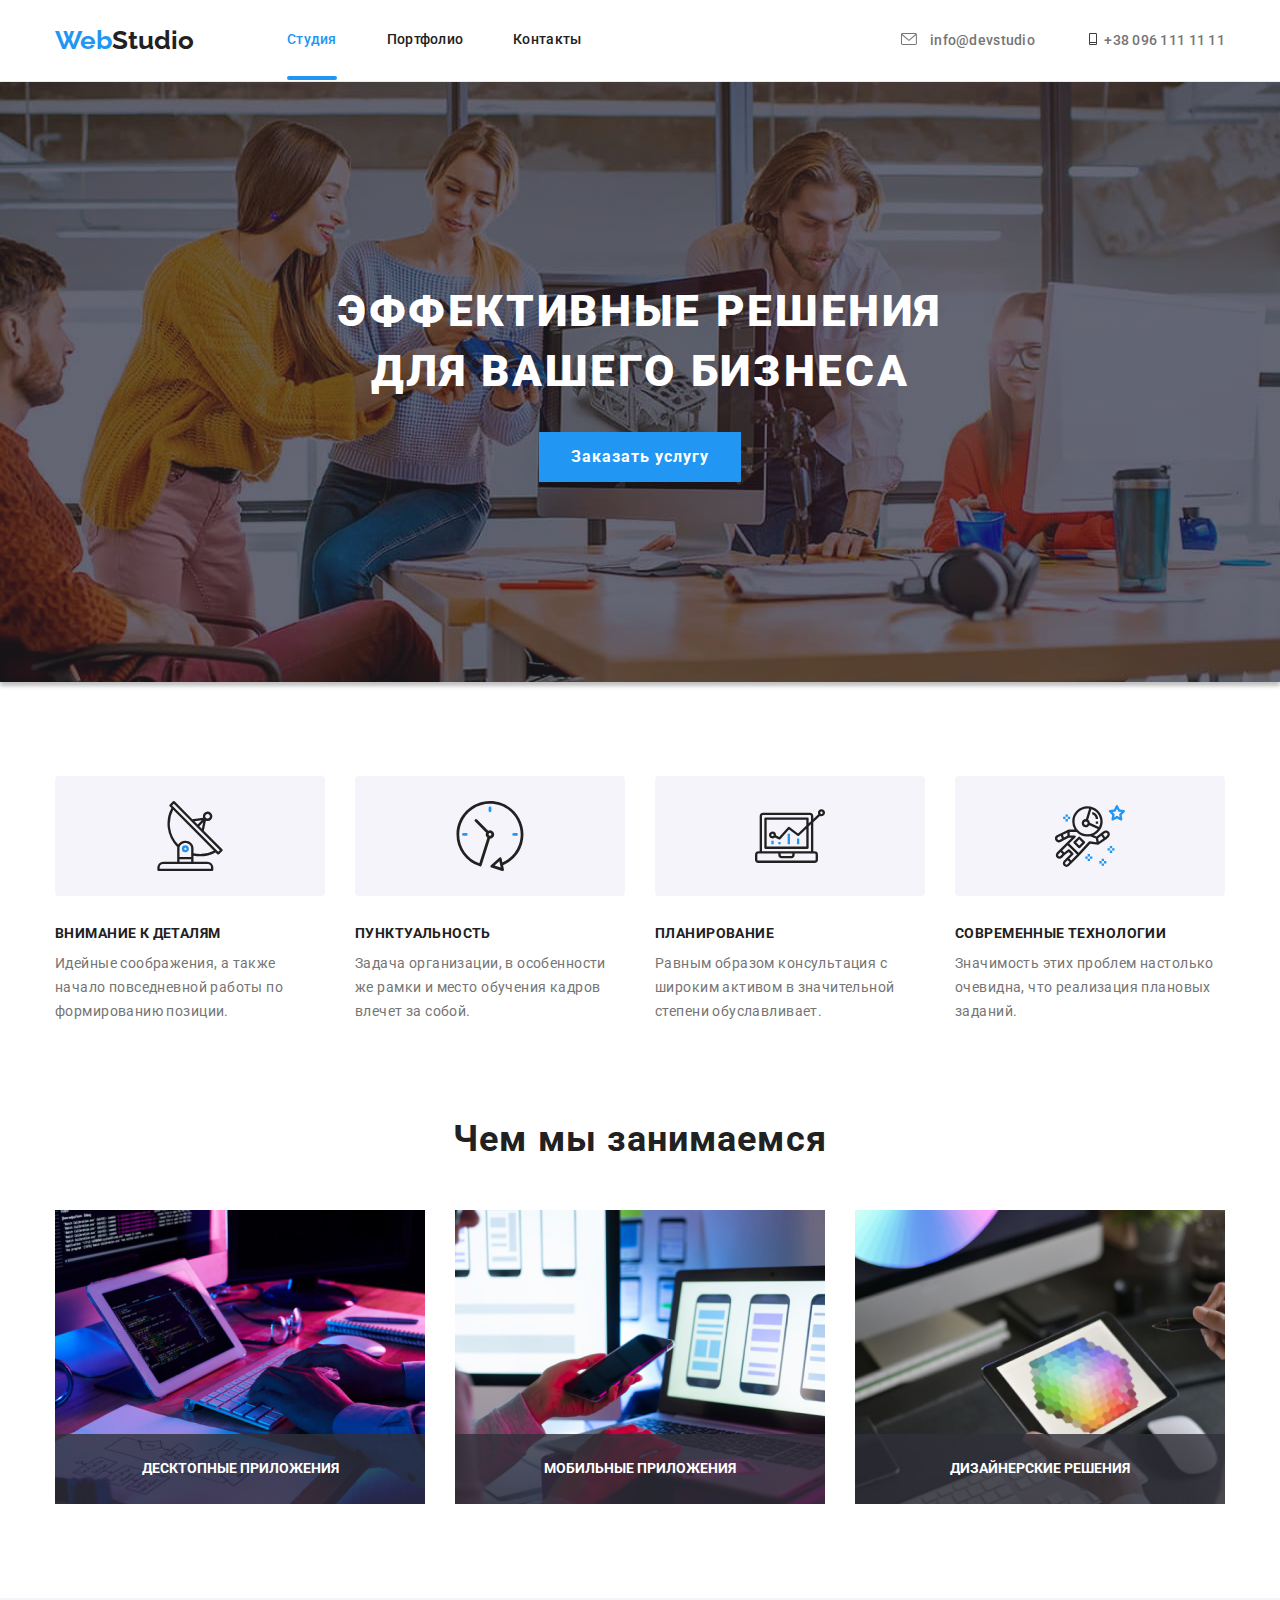
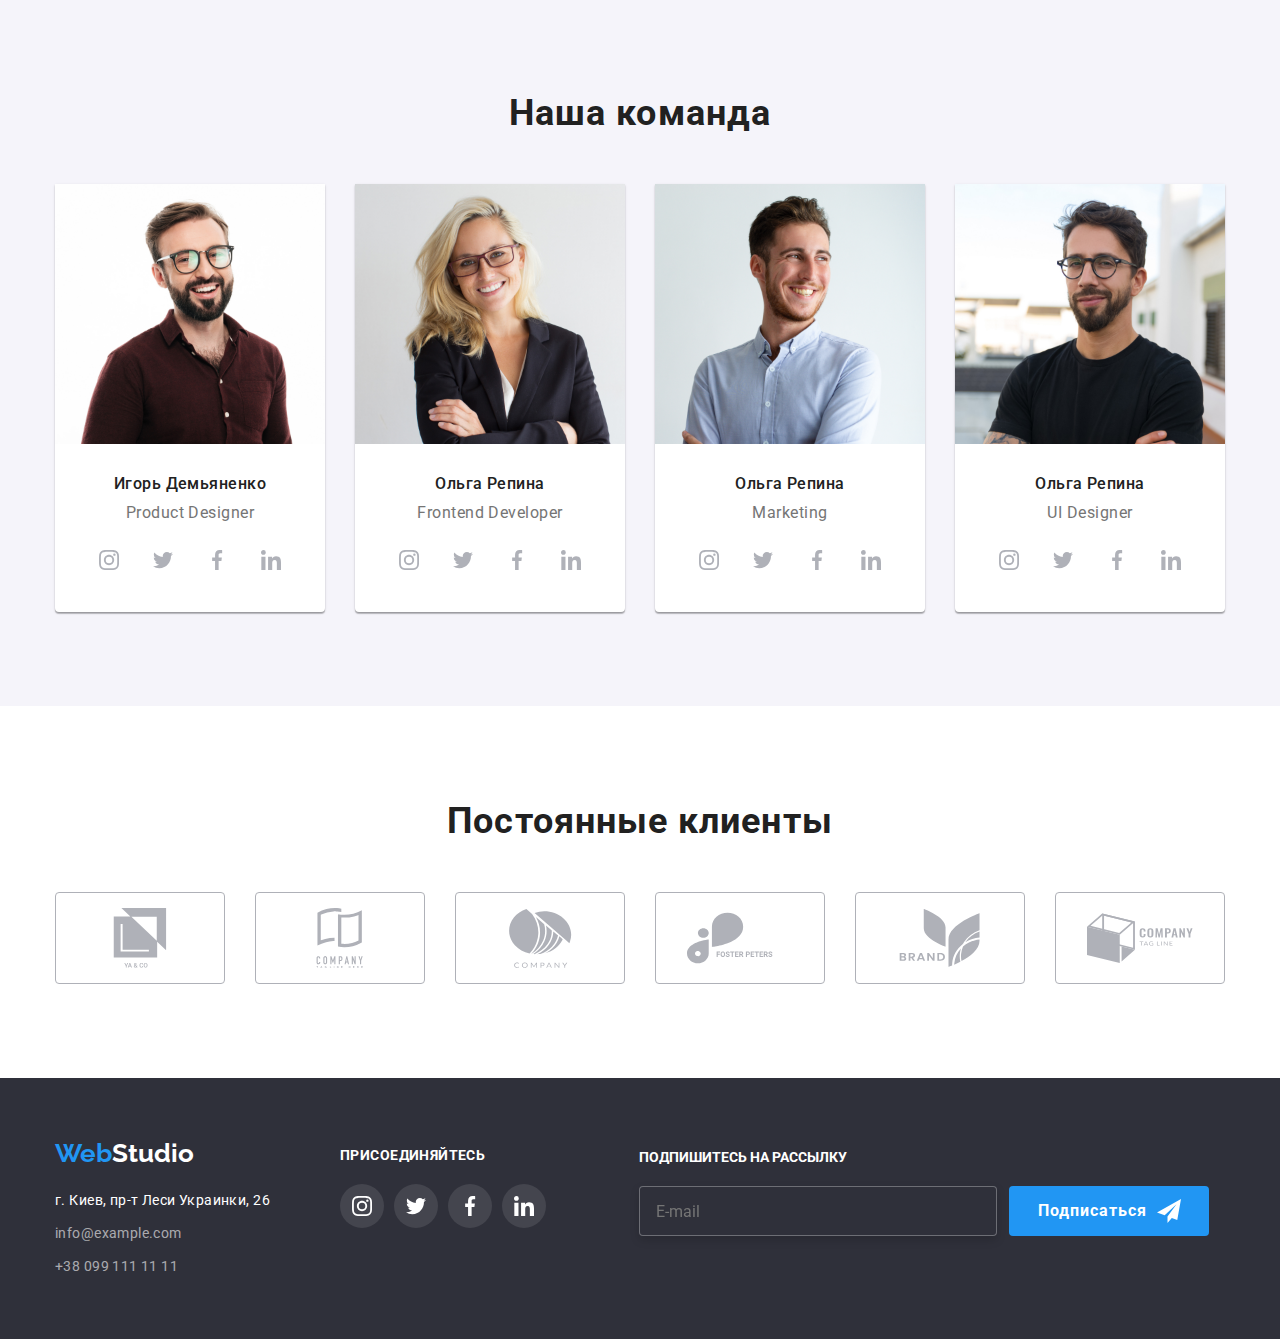
<file: index.html>
<!DOCTYPE html>
<html lang="ru">
<head>
    <meta charset="UTF-8">
    <meta http-equiv="X-UA-Compatible" content="IE=edge">
    <meta name="viewport" content="width=device-width, initial-scale=1.0">
    <title>Document</title>
    <link rel="stylesheet" href="./css/modern-normalize.css">
    <link rel="preconnect" href="https://fonts.googleapis.com">
    <link rel="preconnect" href="https://fonts.gstatic.com" crossorigin>
    <link href="https://fonts.googleapis.com/css2?family=Raleway:wght@700&family=Roboto:wght@400;500;700;900&display=swap"
        rel="stylesheet">
    <link rel="stylesheet" href="./css/styles.css">
</head>
<body>
    <!-- Шапка -->
<header class="header">
    <div class="container auth-div">
        <nav class="auth-nav">
            <a class="webstudio text-decor" href=""><span class="web">Web</span>Studio</a>
            <ul class="site-ul">
                <li><a class="link-li text-decor current" href="./index.html">Студия</a></li>
                <li><a class="link-li text-decor" href="./portfolio.html">Портфолио</a></li>
                <li><a class="link-li text-decor" href="">Контакты</a></li>
            </ul>
        </nav>
        <ul class="site-ul-li">
            <li> 
            <a class="link text-decor" href="#"> <svg class="envelope" width="16" height="12">
                <use href="./images/icons.svg#icon-envelope-hover">
                </use>
            </svg> info@devstudio</a>
        </li>
            <li>
                <a class="link text-decor" href="#"> <svg class="smarthone" width="16" height="12">
                    <use href="./images/icons.svg#icon-Vector"></use>
                </svg> +38 096 111 11 11</a></li>
        </ul>
    </div>
</header>
    <!-- Головна частина -->
    <main>
            <!-- Рішення -->
            <section class="hero section">
                <h1 class="decision">Эффективные решения <br> для вашего бизнеса</h1>
                <button class="btn" type="button" data-modal-open>Заказать услугу</button>
                
            </section>
            <!-- Увага, пунктуальність, планування та сучасні технології -->
            <section class="section section-tehnologi">
                <div class="container">
                            <ul class="job">
                                <li class="job-li">
                                    <div class="div-tehnologi">
                                        <svg  class="icon-tehnologi" width="70" height="70">
                                            <use href="./images/icons.svg#icon-antenna-1"></use>
                                        </svg>
                                    </div> 
                                    <h3 class="menu">Внимание к деталям</h3>
                                    <p class="submenu">Идейные соображения, а также начало повседневной работы по формированию позиции.</p>
                                </li>
                                <li class="job-li">
                                    <div class="div-tehnologi">
                                        <svg class="icon-tehnologi" width="70" height="70">
                                            <use href="./images/icons.svg#icon-clock-1"></use>
                                        </svg>
                                    </div>
                                    <h3 class="menu">Пунктуальность</h3>
                                    <p class="submenu">Задача организации, в особенности же рамки и место обучения кадров влечет за собой.</p>
                                </li>
                                <li class="job-li">
                                    <div class="div-tehnologi">
                                        <svg class="icon-tehnologi" width="70" height="70">
                                            <use href="./images/icons.svg#icon-diagram-1"></use>
                                        </svg>
                                    </div>
                                    <h3 class="menu">Планирование</h3>
                                    <p class="submenu">Равным образом консультация с широким активом в значительной степени обуславливает.</p>
                                </li>
                                <li class="job-li">
                                    <div class="div-tehnologi">
                                        <svg class="icon-tehnologi" width="70" height="70">
                                            <use href="./images/icons.svg#icon-astronaut-1"></use>
                                        </svg>
                                    </div>
                                    <h3 class="menu">Современные технологии</h3>
                                    <p class="submenu">Значимость этих проблем настолько очевидна, что реализация плановых заданий.</p>
                                </li>
                            </ul>
                </div>
            </section>
            <!-- Чим ми займаємось -->
            <section class="section">
                <div class="container">
                    <h2 class="work">Чем мы занимаемся</h2>
                    <ul class="work-ul">
                        <li class="work-li">
                                <img src="./images/img.jpg" width="370" alt="программист работает в своем рабочем офисе">
                                    <h3 class="work-h">Десктопные приложения</h3>
                        </li>
                        <li class="work-li">
                            <img src="./images/img2.jpg" width="370" alt="вебдизайнеры разрабатывают приложение на смартфоны">
                            <h3 class="work-h">Мобильные приложения</h3>
                        </li>
                        <li class="work-li">
                            <img src="./images/img3.jpg" width="370"
                                alt="креативный художник веб дизайнер с рабочим выбором цвета графическим планшетом">
                                <h3 class="work-h">Дизайнерские решения</h3>
                        </li>
                    </ul>
                </div>
            </section>
            <!-- Команда -->
            <section class="section" style="background-color: #F5F4FA">
                <div class="container">
                    <h2 class="team">Наша команда</h2>
                    <ul class="team-ul">
                        <li class="team-li">
                            <img src="./images/img4.jpg" width="270" height="260" alt="дизайнер продукта">
                            <div class="div-p">
                                <p class="member">Игорь Демьяненко</p>
                                <p class="kind">Product Designer</p>
                            </div>
                            <ul class="icon-ul">
                                <li>
                                    <a class="icon-link" href="#">
                                    <svg class="icon-item">
                                        <use href="./images/icons.svg#icon-instagram-2"></use>
                                    </svg>
                                </a></li>
                                <li><a class="icon-link" href="#">
                                    <svg class="icon-item" width="20" height="20">
                                        <use href="./images/icons.svg#icon-twitter-1"></use>
                                    </svg>
                                </a></li>
                                <li><a class="icon-link" href="#">
                                    <svg class="icon-item" width="20" height="20">
                                        <use href="./images/icons.svg#icon-facebook-1"></use>
                                    </svg>
                                </a></li>
                                <li><a class="icon-link" href="#">
                                    <svg class="icon-item" width="20" height="20">
                                        <use href="./images/icons.svg#icon-linkedin-1"></use>
                                    </svg>
                                </a></li>
                            </ul>
                        </li>
                        <li class="team-li">
                            <img src="./images/img5.jpg" width="270" height="260" alt="фронтенд разработчик">
                            <div class="div-p">
                                <p class="member">Ольга Репина</p>
                                <p class="kind">Frontend Developer</p> 
                            </div>
                                                        <ul class="icon-ul">
                                                            <li class="icon-li"><a class="icon-link" href="#">
                                                                    <svg class="icon-item">
                                                                        <use href="./images/icons.svg#icon-instagram-2"></use>
                                                                    </svg>
                                                                </a></li>
                                                            <li><a class="icon-link" href="#">
                                                                    <svg class="icon-item" width="20" height="20">
                                                                        <use href="./images/icons.svg#icon-twitter-1"></use>
                                                                    </svg>
                                                                </a></li>
                                                            <li><a class="icon-link" href="#">
                                                                    <svg class="icon-item" width="20" height="20">
                                                                        <use href="./images/icons.svg#icon-facebook-1"></use>
                                                                    </svg>
                                                                </a></li>
                                                            <li><a class="icon-link" href="#">
                                                                    <svg class="icon-item" width="20" height="20">
                                                                        <use href="./images/icons.svg#icon-linkedin-1"></use>
                                                                    </svg>
                                                                </a></li>
                                                        </ul>
                        </li>
                        <li class="team-li">
                            <img src="./images/img6.jpg" width="270" height="260" alt="маркетолог">
                            <div class="div-p">
                                <p class="member">Ольга Репина</p>
                                <p class="kind">Marketing</p>
                            </div>
                                                    <ul class="icon-ul">
                                                        <li class="icon-li"><a class="icon-link" href="#">
                                                                <svg class="icon-item">
                                                                    <use href="./images/icons.svg#icon-instagram-2"></use>
                                                                </svg>
                                                            </a></li>
                                                        <li><a class="icon-link" href="#">
                                                                <svg class="icon-item" width="20" height="20">
                                                                    <use href="./images/icons.svg#icon-twitter-1"></use>
                                                                </svg>
                                                            </a></li>
                                                        <li><a class="icon-link" href="#">
                                                                <svg class="icon-item" width="20" height="20">
                                                                    <use href="./images/icons.svg#icon-facebook-1"></use>
                                                                </svg>
                                                            </a></li>
                                                        <li><a class="icon-link" href="#">
                                                                <svg class="icon-item" width="20" height="20">
                                                                    <use href="./images/icons.svg#icon-linkedin-1"></use>
                                                                </svg>
                                                            </a></li>
                                                    </ul>
                        </li>
                        <li class="team-li">
                            <img src="./images/img7.jpg" width="270" height="260" alt="дизайнер пользовательского интерфейса">
                            <div class="div-p">
                                <p class="member">Ольга Репина</p>
                            <p class="kind">UI Designer</p>
                            </div>
                                                        <ul class="icon-ul">
                                                            <li class="icon-li"><a class="icon-link" href="#">
                                                                    <svg class="icon-item">
                                                                        <use href="./images/icons.svg#icon-instagram-2"></use>
                                                                    </svg>
                                                                </a></li>
                                                            <li><a class="icon-link" href="#">
                                                                    <svg class="icon-item" width="20" height="20">
                                                                        <use href="./images/icons.svg#icon-twitter-1"></use>
                                                                    </svg>
                                                                </a></li>
                                                            <li><a class="icon-link" href="#">
                                                                    <svg class="icon-item" width="20" height="20">
                                                                        <use href="./images/icons.svg#icon-facebook-1"></use>
                                                                    </svg>
                                                                </a></li>
                                                            <li><a class="icon-link" href="#">
                                                                    <svg class="icon-item" width="20" height="20">
                                                                        <use href="./images/icons.svg#icon-linkedin-1"></use>
                                                                    </svg>
                                                                </a></li>
                                                        </ul>
                        </li>
                    </ul>
                </div>
            </section>
            <!-- Постоянные клиенты -->
            <section class="section">
                <div class="container">
                    <h2 class="clients">Постоянные клиенты</h2>
                    <ul class="clients-ul">
                        <li>
                                <a class="clients-a" href="#">
                                    <svg class="logo" width="106" height="60">
                                        <use href="./images/icons.svg#icon-group"></use>
                                    </svg>
                                </a>
                        </li>
                        <li>
                                <a class="clients-a" href="#">
                                <svg class="logo" width="106" height="60">
                                    <use href="./images/icons.svg#icon-taglinehere"></use>
                                </svg>
                            </a>
                        </li>
                        <li>
                                <a class="clients-a" href="#">
                                    <svg class="logo" width="106" height="60">
                                <use href="./images/icons.svg#icon-company"></use>
                            </svg>
                        </a>
                        </li>
                        <li>
                                <a class="clients-a" href="#">
                                    <svg class="logo" width="106" height="60">
                                <use href="./images/icons.svg#icon-fosters"></use>
                            </svg>
                        </a>
                        </li>
                        <li>
                                <a class="clients-a" href="#">
                                    <svg class="logo" width="106" height="60">
                                    <use href="./images/icons.svg#icon-brand"></use>
                                </svg>
                            </a>
                        </li>
                        <li>
                                <a class="clients-a" href="#">
                                    <svg class="logo" width="106" height="60">
                                    <use href="./images/icons.svg#icon-tagline"></use>
                                </svg>
                            </a>
                        </li>
                    </ul>
                </div>
            </section>
    </main>   
    <!-- Футер -->
    <footer>
        <div class="container footers">
            <div class="footer-addres"> 
<a class="webstudio-footer text-decor" href=""><span class="web">Web</span>Studio</a>
            <address>
            <ul class="email-link">
                <li><a class="address text-decor" href="">г. Киев, пр-т Леси Украинки, 26</a></li>
                <li><a class="email text-decor" href="">info@example.com</a></li>
                <li><a class="email text-decor" href="">+38 099 111 11 11</a></li>
            </ul>
            </address>
            </div>
        <div class="footer-icons">
            <p class="footer-p">присоединяйтесь</p>
            <ul class="footer-icons-ul">
                <li ><a class="footer-icons-a" href="">
                    <svg class="footer-icon-item" width="20" height="20">
                        <use href="./images/icons.svg#icon-instagram-2"></use>
                    </svg>
                </a></li>
                <li ><a class="footer-icons-a" href="">
                    <svg class="footer-icon-item" width="20" height="20">
                        <use href="./images/icons.svg#icon-twitter-1"></use>
                    </svg>
                </a></li>
                <li ><a class="footer-icons-a" href="">
                    <svg class="footer-icon-item" width="20" height="20">
                        <use href="./images/icons.svg#icon-facebook-1"></use>
                    </svg>
                </a></li>
                <li ><a class="footer-icons-a" href="">
                    <svg class="footer-icon-item" width="20" height="20">
                        <use href="./images/icons.svg#icon-linkedin-1"></use>
                    </svg>
                </a></li>
            </ul>
        </div>
        <div class="footer-mailing">
            <form name="mailing form">
                <div class="footer-mailing-list">
                    <div>
                        <p class="footer-entry">Подпишитесь на рассылку</p>
                        <label class="footer-mailing-text">
                            <input class="footer-mailing-input" type="email" name="email" placeholder="E-mail">
                        </label>
                    </div>
                    <button class="footer-mailing-button">Подписаться
                        <svg class="footer-mailing-icon" width="24" height="24">
                            <use href="./images/icons.svg#icon-send"></use>
                        </svg>
                    </button>
                </div>
            </form>
        </div>
        </div>
    </footer>
    <!-- Modal -->
    <div class="backdrop is-hidden" data-modal>
        <div class="modal">
            <button class="btn-modal" data-modal-close>
                <svg class="vector" width="11" height="11">
                    <use href="./images/icons.svg#icon-vector"></use>
                </svg>
            </button>
            <h2 class="modal-title">Оставьте свои данные, мы вам перезвоним</h2>
            <form class="modal-form" name="signup-form">
                <ul>
                    <li class="modal-list">
                        <label class="modal-label">
                            <span class="modal-text">Имя</span>
                            <div class="modal-icon-block">
                                <input class="modal-input" type="text" autofocus>
                                <svg class="modal-icon" width="12" height="12">
                                    <use href="./images/icons.svg#icon-person"></use>
                                </svg>
                            </div>
                        </label>
                    </li>
                    <li class="modal-list">
                        <label class="modal-label">
                            <span class="modal-text">Телефон</span>
                            <div class="modal-icon-block">
                                <input class="modal-input" type="text" autofocus>
                                <svg class="modal-icon" width="13" height="13">
                                    <use href="./images/icons.svg#icon-phone"></use>
                                </svg>
                            </div>
                        </label>
                    </li>
                    <li class="modal-list"> 
                        <label class="modal-label">
                            <span class="modal-text">Почта</span>
                            <div class="modal-icon-block">
                                <input class="modal-input" type="text" autofocus>
                                <svg class="modal-icon" width="15" height="12">
                                    <use href="./images/icons.svg#icon-mail"></use>
                                </svg>
                            </div>
                        </label>
                    </li>
                    <li class="modal-list">
                        <label class="modal-label">
                            <span class="modal-text">Комментарий</span>
                            <textarea class="modal-input modal-area" name="comment" cols="30" rows="10" placeholder="Введите текст"></textarea>
                        </label>
                    </li>
                    <li class="modal-list">
                        <label class="modal-label modal-label-consent">
                            <input class="modal-input-checkbox" type="checkbox" name="consent" value="Соглашаюсь с рассылкой и принимаю Условия договора">
                            <span class="checkbox-icon"></span>
                            <span class="modal-consent-text">Соглашаюсь с рассылкой и принимаю</span>
                            <a class="modal-consent-text modal-consent-link" href="">Условия договора</a>
                        </label>
                    </li>
                </ul>
            </form>
        </div>
    </div>
    <!-- Script -->
    <script src="./js/modal.js"></script>
</body>
</html>
</file>
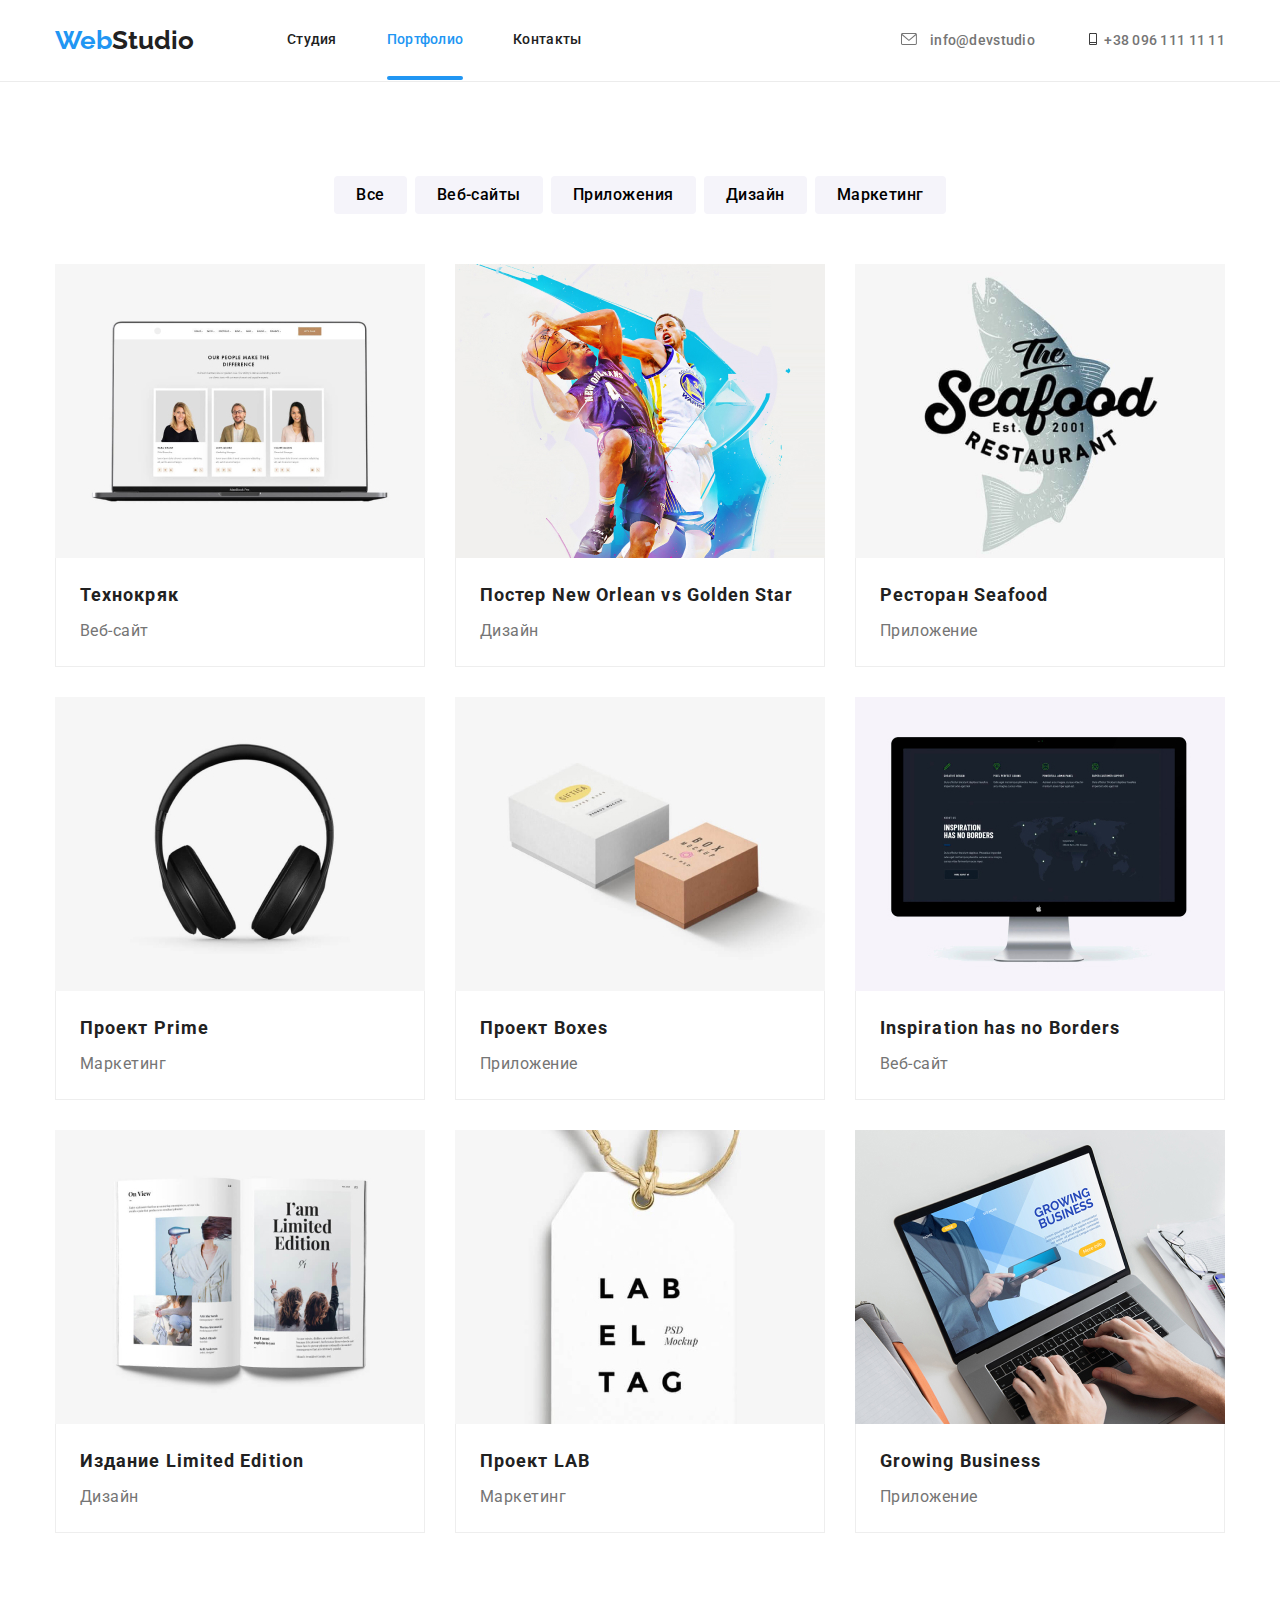
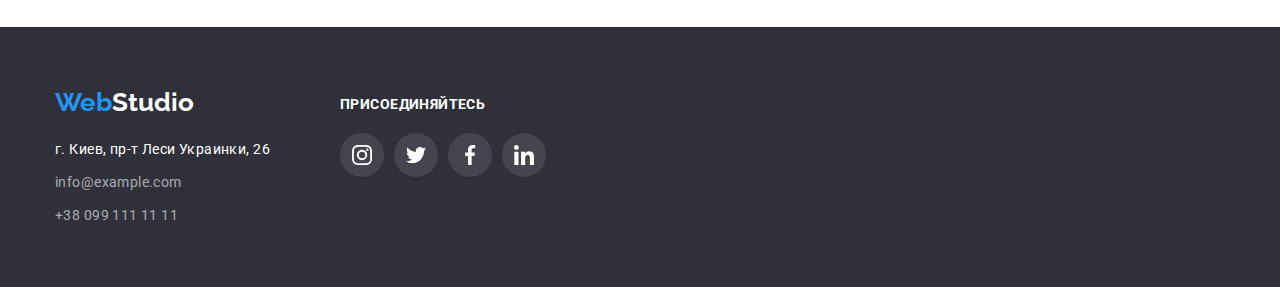
<file: portfolio.html>
<!DOCTYPE html>
<html lang="ru">
<head>
    <meta charset="UTF-8">
    <meta http-equiv="X-UA-Compatible" content="IE=edge">
    <meta name="viewport" content="width=device-width, initial-scale=1.0">
    <title>Document</title>
    <link rel="stylesheet" href="./css/modern-normalize.css">
    <link rel="stylesheet" href="./css/styles.css">
    <link href="https://fonts.googleapis.com/css2?family=Raleway:wght@700&family=Roboto:wght@400;500;700;900&display=swap"
        rel="stylesheet">
</head>
<body style="background: #E5E5E5;">
    <!-- Header -->
<header class="header">
    <div class="container auth-div">
        <nav class="auth-nav">
            <a class="webstudio text-decor" href=""><span class="web">Web</span>Studio</a>
            <ul class="site-ul">
                <li><a class="link-li text-decor" href="./index.html">Студия</a></li>
                <li><a class="link-li text-decor current" href="./portfolio.html">Портфолио</a></li>
                <li><a class="link-li text-decor" href="">Контакты</a></li>
            </ul>
        </nav>
        <ul class="site-ul-li">
            <li>
                <a class="link text-decor" href="#"> <svg class="envelope" width="16" height="12">
                        <use href="./images/icons.svg#icon-envelope-hover">
                        </use>
                    </svg> info@devstudio</a>
            </li>
            <li>
                <a class="link text-decor" href="#"> <svg class="smarthone" width="16" height="12">
                        <use href="./images/icons.svg#icon-Vector"></use>
                    </svg> +38 096 111 11 11</a>
            </li>
        </ul>
    </div>
</header>
<!-- Main -->
    <main>
        <section class="section" style="background-color:#FFFFFF;">
            <div class="container">
                <ul class="btn-ul">
                    <li>
                        <button class="btn-li" type="button">Все</button>
                    </li>
                    <li>
                        <button class="btn-li" type="button">Веб-сайты</button>
                    </li>
                    <li>
                        <button class="btn-li" type="button">Приложения</button>
                    </li>
                    <li>
                        <button class="btn-li" type="button">Дизайн</button>
                    </li>
                    <li>
                        <button class="btn-li" type="button">Маркетинг</button>
                    </li>
                </ul>
                <h1 class="projects">Проекти</h1>
                <ul class="images">
                    <li class="images-link">
                        <a class="cards" href="">
                            <div class="div-overlay">
                                <img class="img-item" src="./images/img8.jpg" width="370" alt="Веб-сайт">
                                    <p class="cards-text">Ресурс предлагает комплексные предложения с разным уровнем функционала и сервисов. Все это
                                        позволит посетителю получить исчерпывающие сведения о компании или частном лице.</p>
                            </div>
                            <div class="div-title">
                                <h2 class="title">Технокряк</h2>
                                <p class="title-p">Веб-сайт</p>
                            </div>
                        </a>
                    </li>
                    <li class="images-link">
                        <a class="cards" href="">
                            <div class="div-overlay">
                                <img class="img-item" src="./images/img9.jpg" width="370" alt="Постер New Orlean vs Golden Star">
                                    <p class="cards-text">Ресурс предлагает комплексные предложения с разным уровнем функционала и сервисов. Все это
                                        позволит посетителю получить исчерпывающие сведения о компании или частном лице.</p>
                            </div>
                                  <div class="div-title">
                                    <h2 class="title">Постер New Orlean vs Golden Star</h2>
                                    <p class="title-p">Дизайн</p>
                                </div>
                        </a>
                    </li>
                    <li class="images-link">
                        <a class="cards" href="">
                            <div class="div-overlay">
                                                    <img src="./images/img10.jpg" width="370" alt="Ресторан Seafood">
                                        <p class="cards-text">Ресурс предлагает комплексные предложения с разным уровнем функционала и сервисов. Все это
                                         позволит посетителю получить исчерпывающие сведения о компании или частном лице.</p>
                                         </div>
                                                    <div class="div-title">
                                                        <h2 class="title">Ресторан Seafood</h2>
                                                        <p class="title-p">Приложение</p>
                                                    </div>
                        </a>
                    </li>
                    <li class="images-link">
                        <a class="cards" href="">
                            <div class="div-overlay">
                                                    <img src="./images/img11.jpg" width="370" alt="наушники">
                                                        <p class="cards-text">Ресурс предлагает комплексные предложения с разным уровнем функционала и сервисов. Все это
                                                            позволит посетителю получить исчерпывающие сведения о компании или частном лице.</p>
                                                </div>
                                                    <div class="div-title">
                                                        <h2 class="title">Проект Prime</h2>
                                                        <p class="title-p">Маркетинг</p>
                                                    </div>
                        </a>
                    </li>
                    <li class="images-link">
                        <a class="cards" href="">
                            <div class="div-overlay">
                                                    <img src="./images/img12.jpg" width="370" alt="две коробки">
                                                        <p class="cards-text">Ресурс предлагает комплексные предложения с разным уровнем функционала и сервисов. Все это
                                                            позволит посетителю получить исчерпывающие сведения о компании или частном лице.</p>
                                                </div>
                                                    <div class="div-title">
                                                        <h2 class="title">Проект Boxes</h2>
                                                        <p class="title-p">Приложение</p>
                                                    </div>
                        </a>
                    </li>
                    <li class="images-link">
                        <a class="cards" href="">
                            <div class="div-overlay">
                                                    <img class="img-item" src="./images/img13.jpg" width="370" alt="монитор">
                                                    <p class="cards-text">Ресурс предлагает комплексные предложения с разным уровнем функционала и сервисов. Все это
                                                        позволит посетителю получить исчерпывающие сведения о компании или частном лице.</p>
                                    </div>
                                                    <div class="div-title">
                                                        <h2 class="title">Inspiration has no Borders</h2>
                                                        <p class="title-p">Веб-сайт</p>
                                                    </div>
                        </a>
                    </li>
                    <li class="images-link">
                        <a class="cards" href="">
                            <div class="div-overlay">
                                                    <img class="img-item" src="./images/img14.jpg" width="370" alt="журнал">
                                                    <p class="cards-text">Ресурс предлагает комплексные предложения с разным уровнем функционала и сервисов. Все это
                                                        позволит посетителю получить исчерпывающие сведения о компании или частном лице.</p>
                                     </div>
                                                    <div class="div-title">
                                                        <h2 class="title">Издание Limited Edition</h2>
                                                        <p class="title-p">Дизайн</p>
                                                    </div>
                        </a>
                    </li>
                    <li class="images-link">
                        <a class="cards" href="">
                            <div class="div-overlay">
                                                    <img class="img-item" src="./images/img15.jpg" width="370" alt="єтикетка">
                                                    <p class="cards-text">Ресурс предлагает комплексные предложения с разным уровнем функционала и сервисов. Все это
                                                        позволит посетителю получить исчерпывающие сведения о компании или частном лице.</p>
                                     </div>
                                                    <div class="div-title">
                                                        <h2 class="title">Проект LAB</h2>
                                                        <p class="title-p">Маркетинг</p>
                                                    </div>
                        </a>
                    </li>
                    <li class="images-link">
                        <a class="cards" href="">
                            <div class="div-overlay">
                                                    <img class="img-item" src="./images/img16.jpg" width="370" alt="Приложение Growing Business">
                                                    <p class="cards-text">Ресурс предлагает комплексные предложения с разным уровнем функционала и сервисов. Все это
                                                        позволит посетителю получить исчерпывающие сведения о компании или частном лице.</p>
                            </div>
                                                    <div class="div-title">
                                                        <h2 class="title">Growing Business</h2>
                                                        <p class="title-p">Приложение</p>
                                                    </div>
                        </a>
                    </li>
                </ul>
            </div>
        </section>
    </main>
    <!-- Footer -->
    <footer>
        <div class="container footers">
            <div class="footer-addres">
                <a class="webstudio-footer text-decor" href=""><span class="web">Web</span>Studio</a>
                <address>
                    <ul class="email-link">
                        <li><a class="address text-decor" href="">г. Киев, пр-т Леси Украинки, 26</a></li>
                        <li><a class="email text-decor" href="">info@example.com</a></li>
                        <li><a class="email text-decor" href="">+38 099 111 11 11</a></li>
                    </ul>
                </address>
            </div>
            <div class="footer-icons">
                <p class="footer-p">присоединяйтесь</p>
                <ul class="footer-icons-ul">
                    <li><a class="footer-icons-a" href="">
                            <svg class="footer-icon-item" width="20" height="20">
                                <use href="./images/icons.svg#icon-instagram-2"></use>
                            </svg>
                        </a></li>
                    <li><a class="footer-icons-a" href="">
                            <svg class="footer-icon-item" width="20" height="20">
                                <use href="./images/icons.svg#icon-twitter-1"></use>
                            </svg>
                        </a></li>
                    <li><a class="footer-icons-a" href="">
                            <svg class="footer-icon-item" width="20" height="20">
                                <use href="./images/icons.svg#icon-facebook-1"></use>
                            </svg>
                        </a></li>
                    <li><a class="footer-icons-a" href="">
                            <svg class="footer-icon-item" width="20" height="20">
                                <use href="./images/icons.svg#icon-linkedin-1"></use>
                            </svg>
                        </a></li>
                </ul>
            </div>
        </div>
    </footer>
</body>
</html>
</file>
<file: css/styles.css>
body {
    background-color: #FFFFFF;
    font-family: 'Roboto';
    color: #212121;
    font-weight: 400;
}
h1, h2, h3, ul, p {
        margin: 0;
        padding: 0;
}
input {
        font-family: inherit;
    font-size: 100%;
    line-height: 1.15;
    margin: 0;
}
ul {
    list-style: none;
}
.text-decor {
    text-decoration: none;
}
img {
        display: block;
}
/* Header */
.header {
    background: #FFFFFF;
    border-bottom: 1px solid #ECECEC;
}
.auth-div {
        display: flex;
        align-items: center;
}
.auth-nav {
        display: flex;
        align-items: center;

}
.webstudio {
        font-family:'Raleway';
        font-weight: 700;
        font-size: 26px;
        line-height: 1.19;
        color: #212121;
        display: block;
        padding-top: 25px;
        padding-bottom: 25px;
}
.web {
    color:#2196F3;
}
.site-nav {
        display: flex;
        margin-right: 50px;
}
 .site-nav li:not(:last-child) {
        margin-right: 50px;
 }
 .site-ul {
        display: flex;
        margin-left: 93px;
 }
 .site-ul-li {
        display: flex;
        margin-left: auto;
 }
.site-ul li:not(:last-child) {
        margin-right: 50px;
}
.site-ul-li li:not(:last-child) {
        margin-right: 50px;
}

.link-li{
        font-weight: 500;
        font-size: 14px;
        line-height: 1.14;
        letter-spacing: 0.02em;
        color: #212121;
        padding-top: 32px;
        padding-bottom: 32px;
        display: block;
                transition: color 250ms cubic-bezier(0.4, 0, 0.2, 1);
                position: relative;
}
.link {
        font-weight: 500;
        font-size: 14px;
        line-height: 1.14;
        letter-spacing: 0.02em;
        color: #757575;
        padding-top: 32px;
        padding-bottom: 32px;
        transition: color 250ms cubic-bezier(0.4, 0, 0.2, 1);
}

.link-li:hover, .link-li:focus {
    color: #2196F3;
}

.link:hover .smarthone , .link:focus .smarthone {
        fill: #2196F3;
}
.current {
        color: #2196F3;
}
.current::after {
        position: absolute;
                left: 0;
                bottom: 0;
                content: '';
                display: block;
                width: 100%;
                height: 4px;
                background-color: #2196F3;
                border-radius: 2px;
}
.envelope {
        margin-right: 10px;
        fill: #757575;
}
.link:hover .envelope,
.link:focus .envelope {
        fill: #2196F3;
}
.link:hover, .link:focus {
        color: #2196F3;
}
/* Main */
.container {
        width: 1200px;
        margin-left: auto;
        margin-right: auto;
        padding-left: 15px;
        padding-right: 15px;
}

.section {
        padding-top: 94px;
        padding-bottom: 94px;
}

  /* < !-- Рішення --> */
.hero {
        text-align: center;
        background-color: rgba(47, 48, 58, 0.4);
        padding-top: 200px;
        padding-bottom: 200px;
        margin-left: auto;
        margin-right: auto;
        max-width: 1600px;
        height: 600px;
        box-shadow: 0px 4px 4px rgba(0, 0, 0, 0.25);
        background-image:
        linear-gradient(to right, rgba(47, 48, 58, 0.4), rgba(47, 48, 58, 0.4)), 
        url(../images/Img17.jpg);
        background-position: center;
        background-size: cover;
        background-repeat: no-repeat;
        
}
.decision {
        font-weight: 900;
        font-size: 44px;
        line-height: 1.36;
            letter-spacing: 0.06em;
            text-transform: uppercase;
            color: #FFFFFF; 
            margin-top: 0;
            margin-bottom: 30px;
}

.btn {
        display: inline-block;
        font-weight: 700;
        font-size: 16px;
        line-height: 1.88;
            text-align: center;
            letter-spacing: 0.06em;
            color: #FFFFFF;
            background-color: #2196F3;
            border: none;
            cursor: pointer;
            min-width: 200px;
            height: 50px;
            padding: 10px 32px;
}
.backdrop {
        position: fixed;
        top: 0;
        bottom: 0;
        left: 0;
        right: 0;
        background-color: rgba(0, 0, 0, 0.2);
        transition: opacity 250ms cubic-bezier(0.4, 0, 0.2, 1), visibility 250ms cubic-bezier(0.4, 0, 0.2, 1);
}
.is-hidden {
        visibility: hidden;
        opacity: 0;
        pointer-events: none;
}
.backdrop.is-hidden .modal {
        transform: scale(2);
}
/* Modal */
.modal {
        border-radius: 4px;
        background-color: #FFFFFF;
        width: 528px;
        height: 581px;
        position: absolute;
        left: 50%;
        top: 50%;
        transform: translate(-50%, -50%) scale(1);
                transition: transform 250ms cubic-bezier(0.4, 0, 0.2, 1);
        box-shadow: 0px 1px 3px rgba(0, 0, 0, 0.12), 0px 1px 1px rgba(0, 0, 0, 0.14), 0px 2px 1px rgba(0, 0, 0, 0.2);
}
.btn-modal {
        width: 30px;
        height: 30px;
        position: absolute;
        top: 8px;
        right: 8px;
        border-radius: 50%;
        border-color: rgba(0, 0, 0, 0.1);
        background-color: #FFFFFF;
        cursor: pointer;
}
.btn-modal:hover {
        fill: #2196F3;
}
.vector {
        transition: fill 250ms cubic-bezier(0.4, 0, 0.2, 1);
}
.modal-title {
        font-weight: 700;
                font-size: 20px;
                line-height: 1.15;
                text-align: center;
                padding-top: 40px;
                padding-bottom: 12px;
                color: #212121;
}
.modal-form {
        width: 448px;
                margin-left: auto;
                margin-right: auto;
}
.modal-list {
        margin-bottom: 10px;
                position: relative;
}
.modal-text {
        position: relative;
                font-weight: 400;
                font-size: 12px;
                line-height: 1.17;
                letter-spacing: 0.01em;
                color: #757575;
}
.modal-icon-block {
        position: relative;
}
.modal-input {
        font-size: 14px;
                line-height: 1.14;
                letter-spacing: 0.01em;
                width: 100%;
                display: block;
                outline: none;
                border: 1px solid rgba(33, 33, 33, 0.2);
                border-radius: 4px;
                height: 40px;
                padding-left: 42px;
                margin-top: 4px;
                transition: border-color 250ms cubic-bezier(0.4, 0, 0.2, 1);
                color: #212121;
}
.modal-icon {
        transition: fill 250ms cubic-bezier(0.4, 0, 0.2, 1);
        position: absolute;
        top: 50%;
        left: 12px;
        transform: translateY(-50%);
}
.modal-area {
        padding: 10px 12px;
                height: 120px;
                resize: none;
}
.modal-area:focus {
        border-color: #2196F3;
}
.modal-label-consent {
        display: flex;
        margin-left: 13px;
        align-items: center;
}
.modal-input-checkbox {
        position: absolute;
        appearance: none;      
}
.modal-input-checkbox:checked + .checkbox-icon {
        background-image: url(../images/Vector.svg);
                background-size: contain;
                background-origin: border-box;
                background-color: #2196F3;
                border-color: #2196F3;
}
.modal-input:focus + .modal-icon {
        border-color: #2196F3;
        fill: #2196F3;
}

.modal-consent-text {
        font-weight: 400;
    font-size: 14px;
    line-height: 1.7;
    margin-right: 5px;
    margin-left: 7px;
    color: #757575;
}
.modal-consent-link {
        color: #2196f3;
                text-decoration: underline;
                margin-right: 0px;
                margin-left: 0px;
}
.checkbox-icon {
        display: inline-block;
    width: 16px;
    height: 15px;
    border-radius: 2px;
    border: 2px solid #212121;

}
/* < !-- Увага,
пунктуальність,
планування та сучасні технології --> */

.section-tehnologi {
        padding-bottom: 0;
}
.job {
        display: flex;
}
.job li:not(:last-child) {
        margin-right: 30px;
}
.job-li {
        width: 270px;
}
.div-tehnologi {
        background-color: #F5F4FA;
        width: 270px;
        height: 120px;
        border-radius: 4px;
        margin-bottom: 30px;
                justify-content: center;
                        align-items: center;
                        display: flex;
}

.menu {
        font-weight: 700;
        font-size: 14px;
        line-height: 1.14;
        letter-spacing: 0.03em;
        text-transform: uppercase;
        color: #212121;
        margin-bottom: 10px;
}
.submenu {
        font-size: 14px;
        line-height: 1.71;
        letter-spacing: 0.03em;
        color: #757575;
}
  /* < !-- Чим ми займаємось --> */
.work {
        font-weight: 700;
        font-size: 36px;
        line-height: 1.17;
        text-align: center;
        letter-spacing: 0.03em;
        color: #212121;
        margin-bottom: 50px;
}
.work-ul {
        display: flex;
}
.work-ul li:not(:last-child) {
        margin-right: 30px;
}
.work-li {
        position: relative;
}

.work-h {
        position: absolute;
        bottom: 0;
        width: 100%;
        min-height: 70px;
        background-color: rgba(47, 48, 58, 0.8);
        padding-top: 27px;
        font-weight: 700;
    font-size: 14px;
    line-height: 1.14;
    text-transform: uppercase;
    display: block;
    color: #FFFFFF;
    text-align: center;
}
 /* < !-- Команда --> */
.team {
        font-weight: 700;
        font-size: 36px;
        line-height: 1.17;
        text-align: center;
        letter-spacing: 0.03em;
        color: #212121;
        margin-bottom: 50px;
} 
 .team-ul {
        display: flex;
 }
 .team-ul li:not(:last-child) {
        margin-right: 30px;
 }
 .team-li {
        border-radius: 0px 0px 4px 4px;
        background: #FFFFFF;
        box-shadow: 0px 1px 3px rgba(0, 0, 0, 0.12), 0px 1px 1px rgba(0, 0, 0, 0.14), 0px 2px 1px rgba(0, 0, 0, 0.2);
 }
.icon-ul {
        display: flex;
        padding: 16px 32px 30px 32px;
}
.icon-ul li:not(:last-child) {
        margin-right: 10px;
}
.icon-link {
        width: 44px;
        height: 44px;
        border-radius: 50%;
         border: none;
         display: flex;
         align-items: center;
         justify-content: center;
         background-color: inherit;
        transition: background-color 250ms cubic-bezier(0.4, 0, 0.2, 1);
}
.icon-link:hover, .icon-link:focus {
        background-color: #2196F3;
}
.icon-item {
        fill: #AFB1B8;
        width: 20px;
        height: 20px;
        transition: fill 250ms cubic-bezier(0.4, 0, 0.2, 1);
}
.icon-link:hover .icon-item,
.icon-link:focus .icon-item {
        fill: #FFFFFF;
}
.member {
        font-weight: 500;
        font-size: 16px;
        line-height: 1.19;
        text-align: center;
        letter-spacing: 0.03em;
        color: #212121;
}
.kind {
        font-size: 16px;
        line-height: 1.19;
        text-align: center;
        letter-spacing: 0.03em;
        color: #757575;
        margin-top: 10px;
}
.div-p {
        padding-top: 30px;
}
/* Clients */
.clients {
        font-weight: 700;
                font-size: 36px;
                line-height: 1.17;
                text-align: center;
                letter-spacing: 0.03em;
                color: #212121;
}
.clients-ul {
        display: flex;
        margin-top: 50px;
}
.clients-ul li:not(:last-child) {
        margin-right: 30px;
}
.clients-a {
        border: 1px solid #AFB1B8;
        border-radius: 4px;
        width: 170px;
        height: 92px;
        display: flex;
        align-items: center;
        justify-content: center;
        transition: border 250ms cubic-bezier(0.4, 0, 0.2, 1);
}

.logo:hover, .logo:focus {
        fill: #2196F3;
}
.clients-a:hover .logo,
.clients-a:focus .logo {
        fill: #2196F3;
}
.clients-a:hover, .clients-a:focus {
        border: 1px solid #2196F3;
}

.logo {
        fill: #AFB1B8;
        transition: fill 250ms cubic-bezier(0.4, 0, 0.2, 1);
}

/* Footer */
.footers {
        display: flex;
}
.footer-icons {
        margin-top: 10px;
        margin-left: 70px;
}
.footer-p {
        color: #FFFFFF;
        font-style: normal;
font-weight: 700;
font-size: 14px;
line-height: 1.14;
letter-spacing: 0.03em;
text-transform: uppercase;
}
.footer-icons-ul {
        display: flex;
        margin-top: 20px;
}
.footer-icons-ul li:not(:last-child) {
        margin-right: 10px;
}
.footer-icons-a {
        width: 44px;
        height: 44px;
        border-radius: 50%;
         border: none;
         display: flex;
         align-items: center;
         justify-content: center;
        background: rgba(255, 255, 255, 0.1);
        transition: background-color 250ms cubic-bezier(0.4, 0, 0.2, 1);
}
.footer-icons-a:hover, .footer-icons-a:focus {
        background-color: #2196F3;
}
.footer-icon-item {
        fill:#FFFFFF;
}
.webstudio-footer {
    font-family: 'Raleway';
        font-weight: 700;
        font-size: 26px;
        line-height: 1.19;
        color: #FFFFFF;
        margin-top: 0px;
        display: inline-block;
}
address {
        font-style: normal;
}
.address {
        font-style: normal;
        font-size: 14px;
        line-height: 1.71;
        letter-spacing: 0.03em;
        color: #FFFFFF;
        transition: color 250ms cubic-bezier(0.4, 0, 0.2, 1);
}
.address:hover {
        color: #2196F3;
}
.email-link {
                margin-top: 20px;
}
.email {
        font-size: 14px;
        line-height: 1.71;
        letter-spacing: 0.03em;
        color: rgba(255, 255, 255, 0.6);
        transition: color 250ms cubic-bezier(0.4, 0, 0.2, 1);
}
.email:hover, .email:focus {
    color: #2196F3;
}
.email-link li {
        margin-top: 9px;
}
footer {
    background-color: #2F303A;
margin-top: 0;
        margin-bottom: 0;
        padding-top: 60px;
        padding-bottom: 60px;
}
.footer-mailing {
        margin-left: 93px;
}
.footer-mailing-list {
        display: flex;
        align-items: flex-end;
}

.footer-entry {
        color: #FFFFFF;
        margin-bottom: 20px;
                margin-top: 12px;
                font-weight: 700;
                font-size: 14px;
                line-height: 1.14;
                text-transform: uppercase;
}
.footer-mailing-input {
        color: #FFFFFF;
        font-size: 16px;
         line-height: 0.8;
         min-width: 358px;
         min-height: 50px;
        padding-left: 16px;
        background-color: #2f303a;
        border: 1px solid rgba(255, 255, 255, 0.3);
                filter: drop-shadow(0px 4px 4px rgba(0, 0, 0, 0.15));
                border-radius: 4px;
                outline: none;
}
.footer-mailing-button {
        font-weight: 700;
                font-size: 16px;
                line-height: 1.88;
                align-items: center;
                text-align: center;
                letter-spacing: 0.06em;
                min-width: 200px;
                max-height: 50px;
                padding: 10px 28px 10px 29px;
                margin-left: 12px;
                border-radius: 4px;
                border-width: 0;
                cursor: pointer;
                background-color: #2196f3;
                color: #ffffff;
                display: flex;
}
.footer-mailing-icon {
        margin-left: 10px;
}
/* Portfolio */
.btn-li {
        font-weight: 500;
        font-size: 16px;
        line-height: 1.63;
        letter-spacing: 0.03em;
        border: none;
        cursor: pointer;
        padding: 6px 22px;
        background-color: #F5F4FA;
        border-radius: 4px;
        transition: color 250ms cubic-bezier(0.4, 0, 0.2, 1), background-color 250ms cubic-bezier(0.4, 0, 0.2, 1), box-shadow 250ms cubic-bezier(0.4, 0, 0.2, 1);
}
.btn-ul li:not(:last-child) {
        margin-right: 8px;
}
.btn-li:hover, .btn-li:focus {
    background-color: #2196F3;
    color: #FFFFFF;
    box-shadow: 0px 3px 1px rgba(0, 0, 0, 0.1), 0px 1px 2px rgba(0, 0, 0, 0.08), 0px 2px 2px rgba(0, 0, 0, 0.12);
}
.btn-ul {
        display: flex;
        justify-content: center;
        margin-bottom: 50px;
}
.title {
        font-family: 'Roboto';
        font-weight: 700;
        font-size: 18px;
        line-height: 1.88;
        letter-spacing: 0.06em;
        color: #212121;
}
.title-p {
        font-size: 16px;
        line-height: 1.88;
        letter-spacing: 0.03em;
        color: #757575;
        margin-top: 4px;
}
.div-title {
        border-right: 1px solid #EEEEEE;
        border-left: 1px solid #EEEEEE;
        border-bottom: 1px solid #EEEEEE;
        padding: 20px 24px;
}
.projects {
        display: none;
}

.cards {
        display: block;
        text-decoration: none;
        transition: box-shadow 250ms cubic-bezier(0.4, 0, 0.2, 1);
}
.cards:hover  {
        box-shadow: 0px 1px 1px rgba(0, 0, 0, 0.12), 0px 4px 4px rgba(0, 0, 0, 0.06), 1px 4px 6px rgba(0, 0, 0, 0.16);
}
.cards:hover .cards-text {
        transform: translateY(0);
}
.images {
        display: flex;
        flex-wrap: wrap;
}
.images-link {
        margin-right: 30px;
        margin-bottom: 30px;
}
.images-link:nth-child(3n) {
        margin-right: 0;
}
.images-link:nth-child(n+6) {
        margin-bottom: 0;
}
.div-overlay {
        position: relative;
        overflow: hidden;
}
.cards-text {
        display: block;
        position: absolute;
    width: 100%;
    top: 0;
    bottom: 0;
    padding: 63px 24px;
    font-style: normal;
    font-weight: 400;
    font-size: 18px;
    line-height: 1.6;
    color: #FFFFFF;
    background-color: rgba(33, 150, 243, 0.9);
    transform: translateY(100%);
 transition: transform 250ms cubic-bezier(0.4, 0, 0.2, 1);
}
</file>
